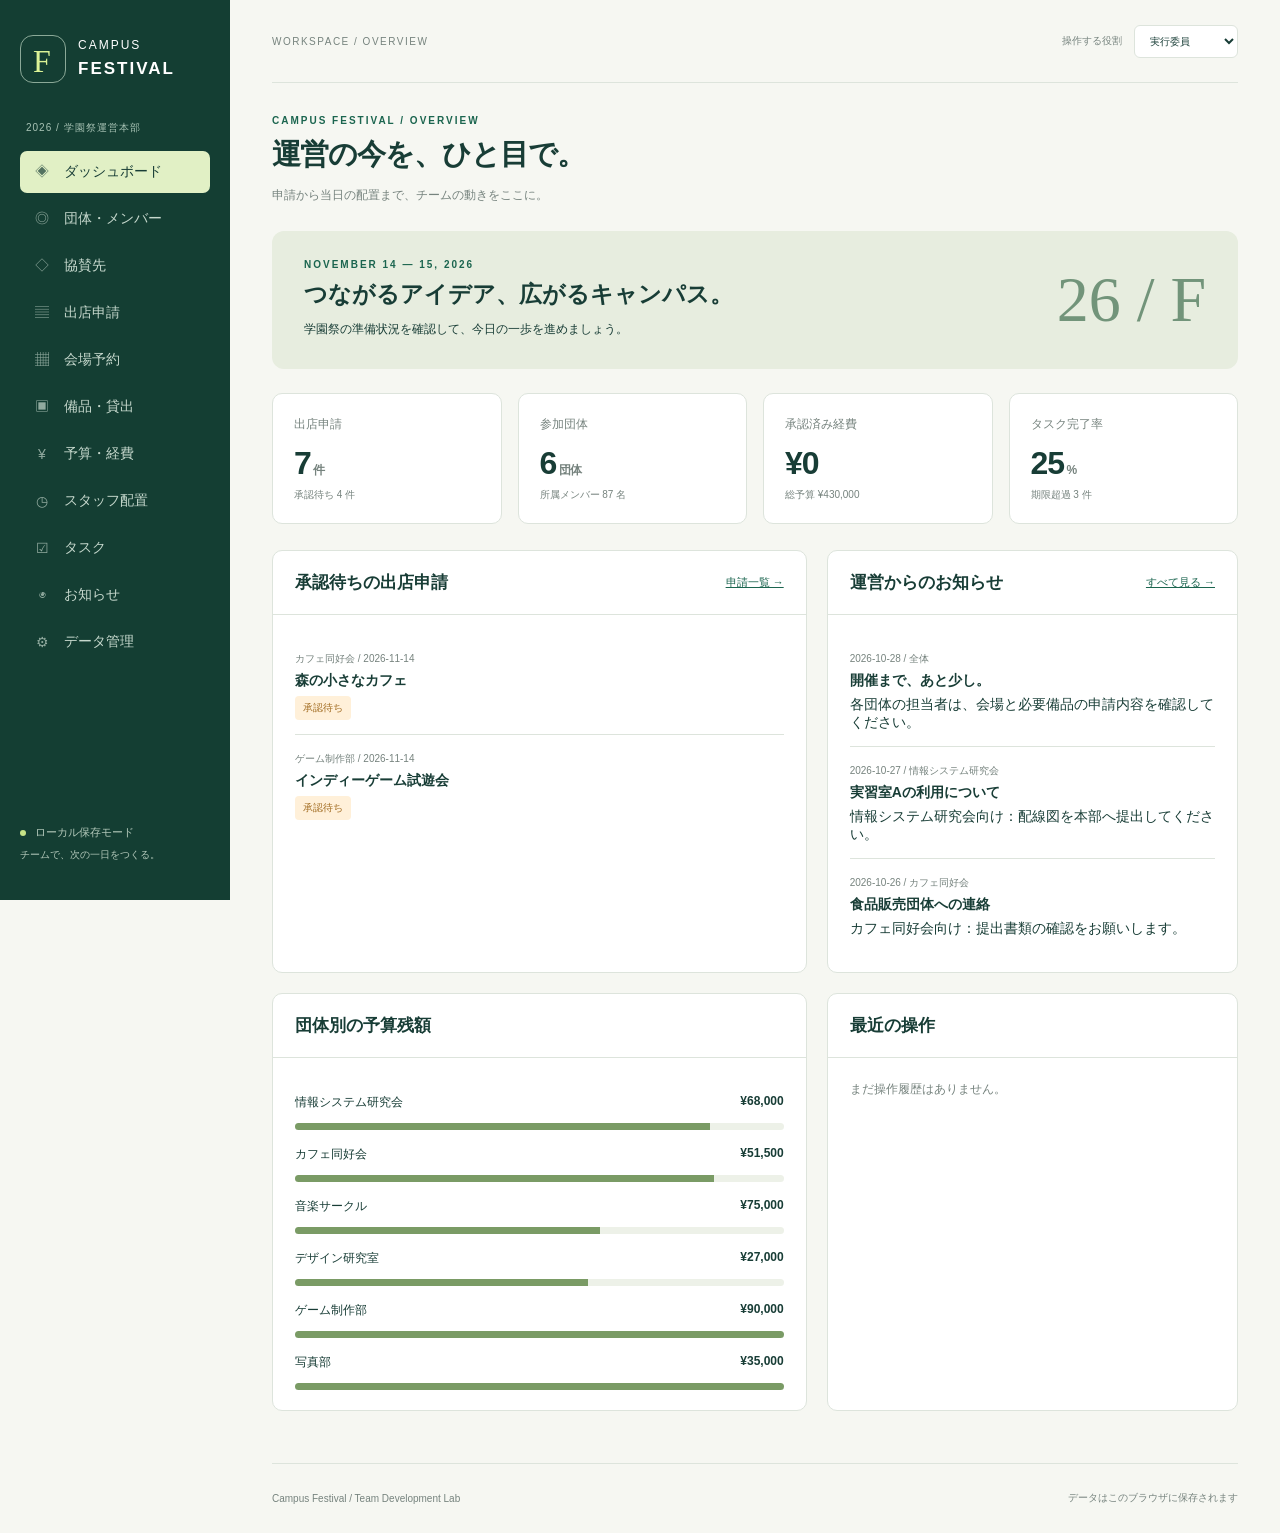
<file: index.html>
<!doctype html>
<html lang="ja">
  <head>
    <meta charset="utf-8" />
    <meta name="viewport" content="width=device-width,initial-scale=1" />
    <title>Campus Festival — 運営デスク</title>
    <link rel="stylesheet" href="assets/style.css" />
  </head>
  <body>
    <aside class="sidebar">
      <a class="brand" href="#dashboard"
        ><span class="brand-icon">F</span
        ><span>CAMPUS<br /><b>FESTIVAL</b></span></a
      >
      <div class="workspace-label">2026 / 学園祭運営本部</div>
      <nav id="nav"></nav>
      <div class="side-bottom">
        <span class="live-dot"></span> ローカル保存モード<br /><small
          >チームで、次の一日をつくる。</small
        >
      </div>
    </aside>
    <main>
      <header>
        <div id="breadcrumb">WORKSPACE / OVERVIEW</div>
        <label class="role-picker"
          >操作する役割
          <select id="role">
            <option value="admin">実行委員</option>
            <option value="leader">団体代表</option>
            <option value="staff">一般スタッフ</option>
          </select></label
        >
      </header>
      <section id="content"></section>
      <footer>
        Campus Festival / Team Development Lab
        <span>データはこのブラウザに保存されます</span>
      </footer>
    </main>
    <div id="toast" role="status"></div>
    <dialog id="editor">
      <form id="edit-form">
        <div class="dialog-head">
          <h2 id="dialog-title"></h2>
          <button
            type="button"
            id="close-dialog"
            class="icon-button"
            aria-label="閉じる"
          >
            ×
          </button>
        </div>
        <div id="form-fields"></div>
        <div class="dialog-actions">
          <button type="button" id="cancel-dialog" class="secondary">
            キャンセル</button
          ><button type="submit">保存する</button>
        </div>
      </form>
    </dialog>
    <dialog id="delete-confirm" aria-labelledby="delete-title">
      <div class="dialog-head">
        <h2 id="delete-title">削除の確認</h2>
        <button
          type="button"
          id="cancel-delete-close"
          class="icon-button"
          aria-label="閉じる"
        >
          ×
        </button>
      </div>
      <p id="delete-message"></p>
      <dl id="delete-details" class="delete-details"></dl>
      <div class="dialog-actions">
        <button type="button" id="cancel-delete" class="secondary">
          キャンセル
        </button>
        <button type="button" id="confirm-delete" class="danger">
          削除する
        </button>
      </div>
    </dialog>
    <script src="assets/seed.js"></script>
    <script src="assets/domain.js"></script>
    <script src="assets/app.js"></script>
  </body>
</html>
</file>
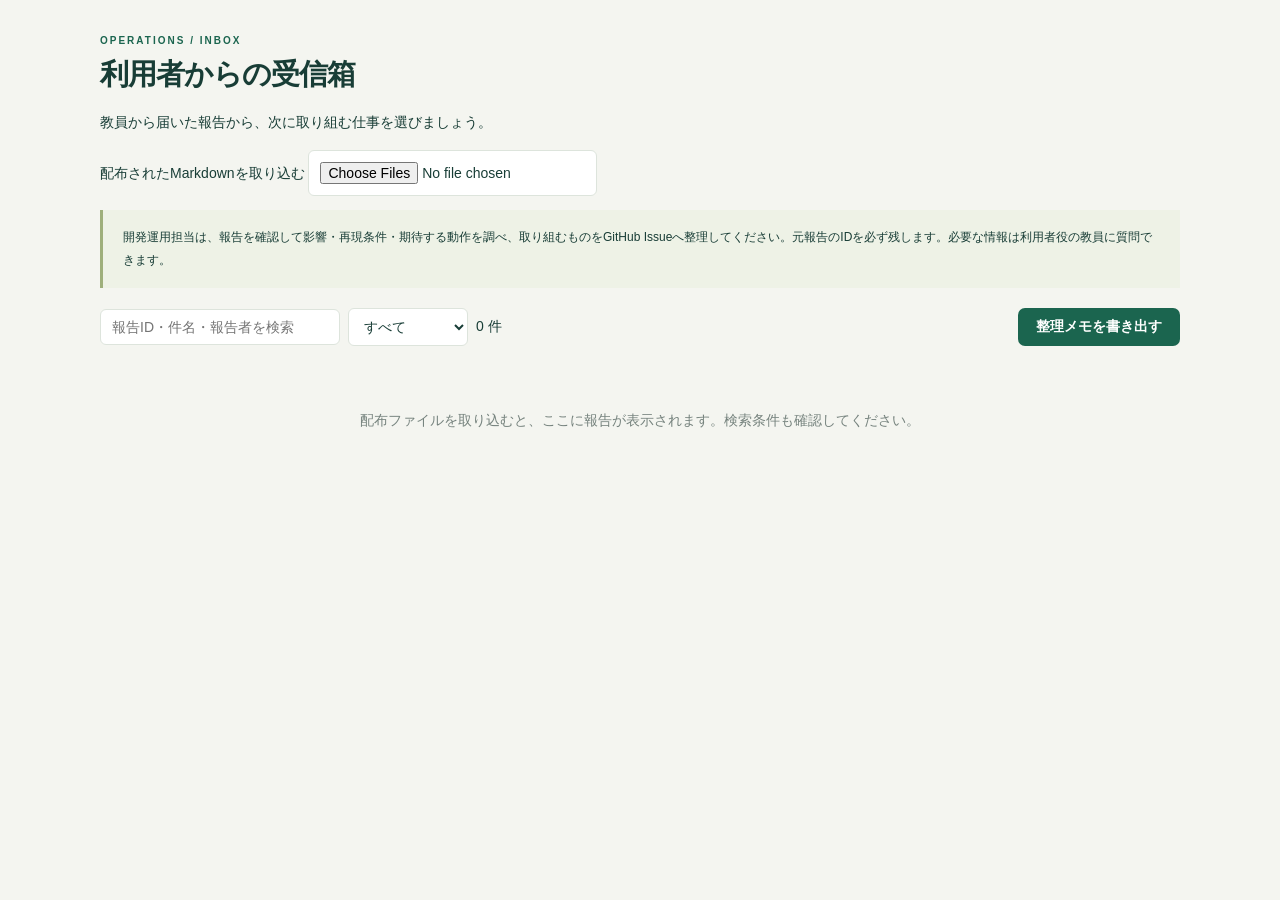
<file: reports.html>
<!doctype html>
<html lang="ja">
  <head>
    <meta charset="utf-8" />
    <meta name="viewport" content="width=device-width,initial-scale=1" />
    <title>利用者からの受信箱 — Campus Festival</title>
    <link rel="stylesheet" href="assets/style.css" />
  </head>
  <body class="report-page">
    <main>
      <div class="eyebrow">OPERATIONS / INBOX</div>
      <h1>利用者からの受信箱</h1>
      <p>
        教員から届いた報告から、次に取り組む仕事を選びましょう。
      </p>
      <p><label>配布されたMarkdownを取り込む <input id="import" type="file" accept=".md,text/markdown" multiple /></label></p>
      <p id="import-result" role="status"></p>
      <div class="help">
        開発運用担当は、報告を確認して影響・再現条件・期待する動作を調べ、取り組むものをGitHub
        Issueへ整理してください。元報告のIDを必ず残します。必要な情報は利用者役の教員に質問できます。
      </div>
      <div class="toolbar">
        <div class="filters">
          <input
            id="query"
            type="search"
            placeholder="報告ID・件名・報告者を検索"
            aria-label="報告検索"
          /><select id="filter" aria-label="整理状態">
            <option value="all">すべて</option>
            <option value="new">未整理</option>
            <option value="issued">Issue化済み</option>
            <option value="hold">保留</option></select
          ><span id="count"></span>
        </div>
        <button id="export">整理メモを書き出す</button>
      </div>
      <div id="reports"></div>
    </main>
    <script>
      "use strict";
      const $ = (s) => document.querySelector(s),
        e = (s) =>
          String(s ?? "").replace(
            /[&<>"']/g,
            (c) =>
              ({
                "&": "&amp;",
                "<": "&lt;",
                ">": "&gt;",
                '"': "&quot;",
                "'": "&#39;",
              })[c],
          );
      let notes = {};
      let reports = [];
      try {
        notes = JSON.parse(localStorage.getItem("festival-inbox-v1") || "{}");
      } catch {}
      try {
        reports = JSON.parse(localStorage.getItem("festival-reports-v1") || "[]");
      } catch {}
      let timer;
      function save() {
        try {
          localStorage.setItem("festival-inbox-v1", JSON.stringify(notes));
        } catch {
          alert("整理メモを保存できません。書き出して保管してください。");
        }
      }
      function render() {
        const q = $("#query").value.trim().toLowerCase(),
          filter = $("#filter").value;
        const rows = reports.filter((r) =>
          [r.id, r.title, r.reporter, r.body]
            .join(" ")
            .toLowerCase()
            .includes(q),
        ).filter(
          (r) => filter === "all" || (notes[r.id]?.status || "new") === filter,
        );
        $("#count").textContent = rows.length + " 件";
        $("#reports").innerHTML =
          rows
            .map((r) => {
              const n = notes[r.id] || {};
              return `<article class="report-card"><small>${r.id} / ${e(r.reporter)}</small><h2>${e(r.title)}</h2><p>${e(r.body)}</p><p class="subtitle">${e(r.context)}</p><details><summary>整理メモ・Issue下書き</summary><div class="field"><label>整理状態 <select data-status="${r.id}"><option value="new" ${!n.status || n.status === "new" ? "selected" : ""}>未整理</option><option value="issued" ${n.status === "issued" ? "selected" : ""}>Issue化済み</option><option value="hold" ${n.status === "hold" ? "selected" : ""}>保留</option></select></label></div><div class="field"><label for="memo-${r.id}">影響・再現手順・質問・IssueのURL</label><textarea id="memo-${r.id}" data-memo="${r.id}">${e(n.memo || "")}</textarea></div><button data-copy="${r.id}" class="secondary small">Issue下書きをコピー</button></details></article>`;
            })
            .join("") || '<p class="empty">配布ファイルを取り込むと、ここに報告が表示されます。検索条件も確認してください。</p>';
        document.querySelectorAll("[data-status]").forEach(
          (x) =>
            (x.onchange = () => {
              notes[x.dataset.status] = {
                ...notes[x.dataset.status],
                status: x.value,
              };
              save();
            }),
        );
        document.querySelectorAll("[data-memo]").forEach(
          (x) =>
            (x.oninput = () => {
              notes[x.dataset.memo] = {
                ...notes[x.dataset.memo],
                memo: x.value,
              };
              clearTimeout(timer);
              timer = setTimeout(save, 300);
            }),
        );
        document.querySelectorAll("[data-copy]").forEach(
          (x) =>
            (x.onclick = async () => {
              const r = reports.find((r) => r.id === x.dataset.copy),
                text = `## 元報告\n${r.id} ${r.title}\n\n## 背景・困りごと\n${r.body}\n\n## 調査メモ\n${notes[r.id]?.memo || "未記入"}\n\n## 再現手順・現状\n- 調査して記入\n\n## 期待する動作・受け入れ条件\n- [ ] 確認して記入\n\n## 対応優先度と理由\nチームで判断して記入\n\n## 確認方法\n手順・期待結果を記入`;
              try {
                await navigator.clipboard.writeText(text);
                x.textContent = "コピーしました";
                setTimeout(() => (x.textContent = "Issue下書きをコピー"), 1800);
              } catch {
                prompt("下書きをコピーしてください", text);
              }
            }),
        );
      }
      $("#query").oninput = render;
      $("#filter").onchange = render;
      $("#import").onchange = async (event) => {
        const input = event.currentTarget;
        input.disabled = true;
        try {
          const incoming = [];
          for (const file of input.files) {
            const markdown = (await file.text()).replace(/\r\n/g, "\n");
            const sections = markdown.split(/^## (?=CF-)/m).slice(1);
            if (sections.length !== 20) throw new Error("配布された20件入りのMarkdownを選んでください。");
            for (const section of sections) {
              const match = /^(CF-\d{3})(?: ([^\n]+))?\n\n報告者：(.+)\n\n([\s\S]+)$/.exec(section.trim());
              if (!match) throw new Error("配布時のMarkdownの見出しと報告者欄を確認してください。");
              const [, id, title, reporter, body] = match;
              incoming.push({ id, title: title || id, reporter, body: body.trim() });
            }
          }
          const merged = new Map(reports.map((report) => [report.id, report]));
          for (const report of incoming) merged.set(report.id, report);
          const next = [...merged.values()];
          localStorage.setItem("festival-reports-v1", JSON.stringify(next));
          const added = next.length - reports.length;
          reports = next;
          $("#import-result").textContent = `${added}件追加しました。累計${reports.length}件です。`;
          render();
        } catch (error) {
          $("#import-result").textContent = `取り込めませんでした。 ${error.message}`;
        } finally {
          input.value = "";
          input.disabled = false;
        }
      };
      $("#export").onclick = () => {
        save();
        const a = document.createElement("a"),
          url = URL.createObjectURL(
            new Blob([JSON.stringify(notes, null, 2)], {
              type: "application/json",
            }),
          );
        a.href = url;
        a.download = "inbox-notes.json";
        a.click();
        setTimeout(() => URL.revokeObjectURL(url), 1000);
      };
      render();
    </script>
  </body>
</html>
</file>
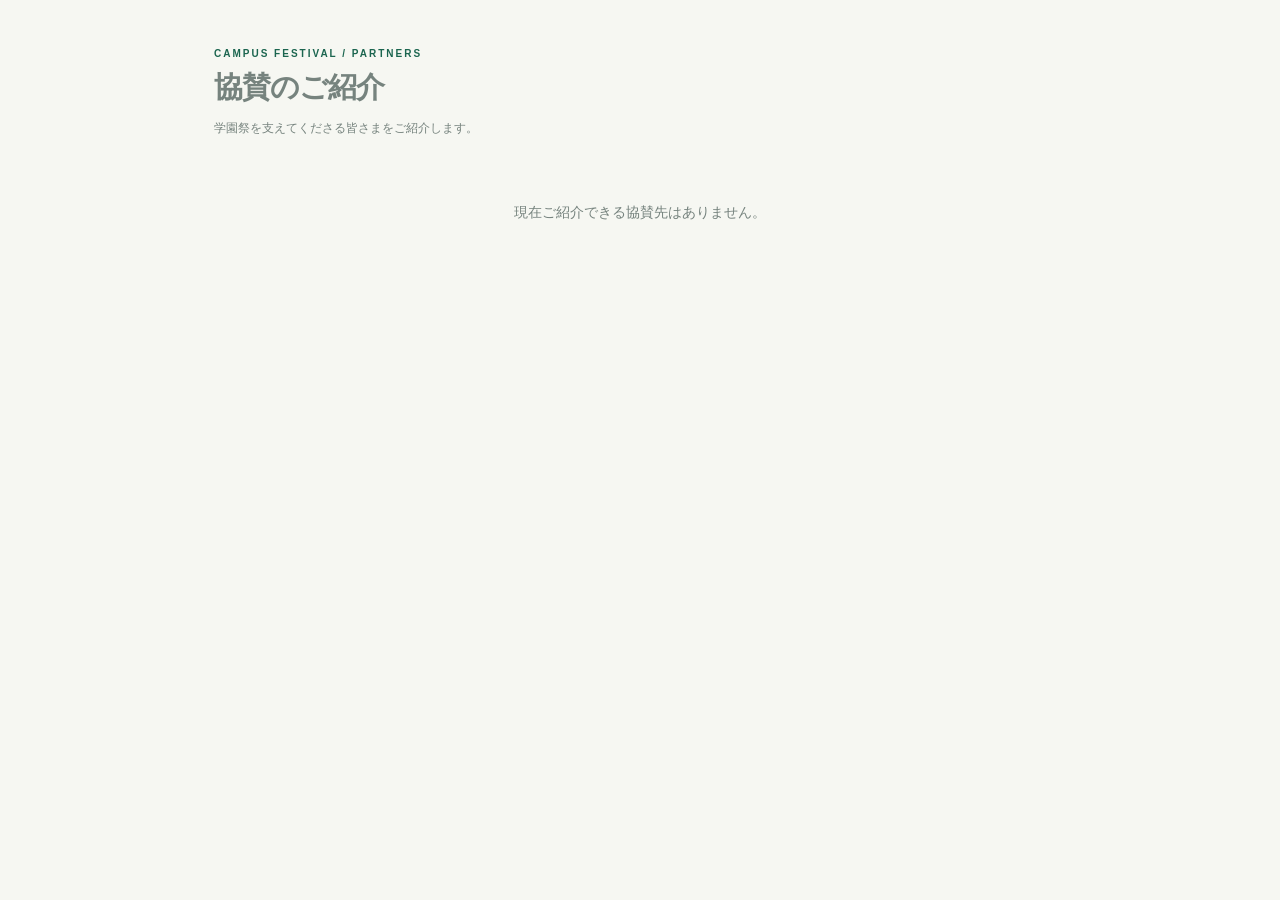
<file: sponsors.html>
<!doctype html>
<html lang="ja">
  <head>
    <meta charset="utf-8" />
    <meta name="viewport" content="width=device-width,initial-scale=1" />
    <title>協賛のご紹介 — Campus Festival</title>
    <link rel="stylesheet" href="assets/style.css" />
  </head>
  <body class="public-sponsors-page">
    <main>
      <header>
        <div class="eyebrow">CAMPUS FESTIVAL / PARTNERS</div>
        <h1>協賛のご紹介</h1>
        <p class="subtitle">学園祭を支えてくださる皆さまをご紹介します。</p>
      </header>
      <section id="sponsors" aria-live="polite"></section>
    </main>
    <script src="assets/seed.js"></script>
    <script src="assets/domain.js"></script>
    <script src="assets/public-sponsors.js"></script>
  </body>
</html>
</file>
<file: assets/style.css>
@charset "UTF-8";
:root {
  --ink: #183d36;
  --muted: #76837e;
  --paper: #f6f7f2;
  --line: #dde4dc;
  --green: #1b654f;
  --lime: #dcf396;
  --orange: #d77a43;
}
* {
  box-sizing: border-box;
}
body {
  margin: 0;
  font-family: "Segoe UI", "Yu Gothic UI", Meiryo, sans-serif;
  background: var(--paper);
  color: var(--ink);
  font-size: 14px;
}
button,
input,
select,
textarea {
  font: inherit;
}
button,
a,
input,
select {
  touch-action: manipulation;
}
button {
  border: 0;
  background: var(--green);
  color: white;
  padding: 10px 18px;
  border-radius: 7px;
  cursor: pointer;
  font-weight: 600;
}
button:hover {
  filter: brightness(0.94);
}
button:focus-visible,
a:focus-visible {
  outline: 3px solid #d29a36;
  outline-offset: 3px;
}
button.secondary {
  background: white;
  border: 1px solid var(--line);
  color: var(--ink);
}
button.danger {
  background: #fff0e9;
  color: #a34426;
}
button.small {
  padding: 6px 10px;
  font-size: 12px;
}
button:disabled {
  opacity: 0.45;
  cursor: default;
}
a {
  color: var(--green);
}
.sidebar {
  width: 230px;
  position: fixed;
  inset: 0 auto 0 0;
  background: #143e33;
  color: #e2eee5;
  padding: 35px 20px;
  display: flex;
  flex-direction: column;
}
.brand {
  display: flex;
  gap: 12px;
  align-items: center;
  color: white;
  text-decoration: none;
  letter-spacing: 2px;
  font-size: 12px;
  line-height: 1.6;
}
.brand b {
  font-size: 17px;
}
.brand-icon {
  width: 46px;
  height: 48px;
  border: 1px solid #8ba998;
  border-radius: 13px;
  display: grid;
  place-items: center;
  color: var(--lime);
  font-size: 32px;
  font-family: Georgia, serif;
}
.workspace-label {
  font-size: 10px;
  letter-spacing: 1px;
  color: #a8c3b5;
  margin: 38px 6px 16px;
}
nav {
  display: grid;
  gap: 5px;
}
nav a {
  text-decoration: none;
  color: #c6d8cd;
  padding: 12px;
  border-radius: 7px;
  display: flex;
  gap: 12px;
  align-items: center;
}
nav a.active {
  background: #e1f0c5;
  color: #183d36;
}
nav a:hover {
  background: #2a5345;
}
nav a.active:hover {
  background: #e1f0c5;
}
.nav-icon {
  opacity: 0.7;
  width: 20px;
  text-align: center;
}
.side-bottom {
  margin-top: auto;
  font-size: 11px;
  color: #b4c9bb;
  line-height: 2;
}
.side-bottom small {
  font-size: 10px;
}
.live-dot {
  display: inline-block;
  width: 6px;
  height: 6px;
  background: #c6e387;
  border-radius: 50%;
  margin-right: 6px;
}
main {
  margin-left: 230px;
  padding: 0 42px;
}
header {
  height: 83px;
  display: flex;
  align-items: center;
  justify-content: space-between;
  border-bottom: 1px solid var(--line);
  font-size: 10px;
  letter-spacing: 1.5px;
  color: var(--muted);
}
.role-picker {
  display: flex;
  gap: 12px;
  align-items: center;
  letter-spacing: 0;
}
select,
input,
textarea {
  border: 1px solid var(--line);
  border-radius: 6px;
  padding: 9px 11px;
  background: white;
  color: var(--ink);
  max-width: 100%;
}
textarea {
  resize: vertical;
  min-height: 85px;
}
#content {
  min-height: calc(100vh - 155px);
  padding: 32px 0;
}
.page-head {
  display: flex;
  justify-content: space-between;
  align-items: center;
  gap: 16px;
  margin-bottom: 24px;
}
.eyebrow {
  letter-spacing: 2px;
  color: var(--green);
  font-size: 10px;
  font-weight: 700;
  margin-bottom: 9px;
}
h1 {
  margin: 0 0 9px;
  font-size: 29px;
  letter-spacing: -1px;
  font-weight: 650;
}
h2 {
  font-size: 17px;
  margin: 0;
}
p {
  line-height: 1.9;
}
.subtitle {
  margin: 0;
  color: var(--muted);
  font-size: 12px;
}
.hero {
  background: #e7eddf;
  border-radius: 12px;
  padding: 28px 32px;
  display: flex;
  justify-content: space-between;
  align-items: center;
  margin-bottom: 24px;
  gap: 20px;
}
.hero h2 {
  font-size: 23px;
  margin-bottom: 8px;
}
.hero p {
  font-size: 12px;
  margin: 0;
}
.hero-mark {
  font-family: Georgia, serif;
  font-size: 64px;
  color: #72947a;
  line-height: 1;
}
.stats {
  display: grid;
  grid-template-columns: repeat(4, 1fr);
  gap: 16px;
  margin-bottom: 26px;
}
.stat {
  background: white;
  border: 1px solid var(--line);
  border-radius: 10px;
  padding: 21px;
}
.stat small {
  color: var(--muted);
  font-size: 12px;
}
.stat strong {
  display: block;
  font-size: 32px;
  font-weight: 600;
  letter-spacing: -1px;
  margin: 12px 0 6px;
}
.stat .hint {
  font-size: 10px;
  color: var(--muted);
}
.grid2 {
  display: grid;
  grid-template-columns: 1.3fr 1fr;
  gap: 20px;
}
.panel {
  background: white;
  border: 1px solid var(--line);
  border-radius: 10px;
  overflow: hidden;
  margin-bottom: 20px;
}
.panel-title {
  padding: 20px 22px;
  border-bottom: 1px solid var(--line);
  display: flex;
  justify-content: space-between;
  align-items: center;
}
.panel-title a {
  font-size: 11px;
}
.panel-body {
  padding: 20px 22px;
}
.shift-coverage h3 {
  margin: 22px 0 8px;
  font-size: 13px;
}
.shift-coverage .subtitle {
  margin-bottom: 12px;
}
.toolbar {
  display: flex;
  justify-content: space-between;
  gap: 12px;
  flex-wrap: wrap;
  margin-bottom: 16px;
}
.filters,
.actions {
  display: flex;
  gap: 8px;
  flex-wrap: wrap;
  align-items: center;
}
.filters input {
  width: 240px;
}
.table-scroll {
  overflow: auto;
}
table {
  border-collapse: collapse;
  width: 100%;
  white-space: nowrap;
}
th {
  text-align: left;
  background: #f5f7f1;
  font-size: 10px;
  letter-spacing: 0.3px;
  font-weight: 600;
  color: #6d7d73;
  padding: 13px 18px;
}
td {
  padding: 15px 18px;
  border-top: 1px solid #edf0e9;
  font-size: 12px;
}
td.description {
  white-space: normal;
  min-width: 200px;
  max-width: 340px;
  line-height: 1.7;
}
tr:hover td {
  background: #fafbf7;
}
.badge {
  font-size: 10px;
  padding: 5px 8px;
  border-radius: 4px;
  background: #edf1ec;
  color: #607467;
  display: inline-block;
}
.badge.approved,
.badge.done,
.badge.returned {
  background: #e1f0e0;
  color: #316346;
}
.badge.submitted,
.badge.active {
  background: #fff0d9;
  color: #a26d23;
}
.badge.rejected,
.badge.cancelled {
  background: #f8e8e0;
  color: #a25f43;
}
.empty {
  text-align: center;
  padding: 45px;
  color: var(--muted);
}
.notice-row {
  padding: 14px 0;
  border-bottom: 1px solid var(--line);
}
.notice-row:last-child {
  border: 0;
}
.notice-row small {
  color: var(--muted);
  font-size: 10px;
}
.notice-row b {
  display: block;
  margin: 6px 0;
  font-weight: 600;
}
.progress {
  height: 7px;
  background: #edf1e8;
  border-radius: 4px;
  overflow: hidden;
  margin-top: 12px;
}
.progress span {
  height: 100%;
  display: block;
  background: #7a9b65;
}
.metric-line {
  display: flex;
  justify-content: space-between;
  margin: 16px 0 8px;
  font-size: 12px;
}
footer {
  height: 70px;
  border-top: 1px solid var(--line);
  display: flex;
  align-items: center;
  justify-content: space-between;
  color: var(--muted);
  font-size: 10px;
}
dialog {
  border: 1px solid var(--line);
  border-radius: 12px;
  width: 580px;
  max-width: 94vw;
  padding: 26px;
  max-height: 90vh;
  overflow: auto;
  color: var(--ink);
}
dialog::backdrop {
  background: #17372f88;
}
.dialog-head {
  display: flex;
  align-items: center;
  justify-content: space-between;
  margin-bottom: 20px;
}
.icon-button {
  background: transparent;
  color: var(--ink);
  font-size: 22px;
  padding: 0 6px;
}
.field {
  display: grid;
  gap: 7px;
  margin: 14px 0;
}
.field label {
  font-size: 12px;
}
.field input,
.field select,
.field textarea {
  width: 100%;
}
.field small {
  color: var(--muted);
  font-size: 10px;
}
.dialog-actions {
  display: flex;
  justify-content: flex-end;
  gap: 10px;
  margin-top: 24px;
}
.delete-details {
  display: grid;
  grid-template-columns: minmax(90px, 0.35fr) minmax(0, 1fr);
  gap: 10px 16px;
  margin: 20px 0;
  padding: 16px;
  border-radius: 8px;
  background: #f5f7f2;
}
.delete-details dt {
  color: var(--muted);
  font-size: 12px;
}
.delete-details dd {
  margin: 0;
  overflow-wrap: anywhere;
}
#toast {
  position: fixed;
  bottom: 24px;
  left: calc(50% + 100px);
  transform: translateX(-50%);
  padding: 13px 24px;
  background: #173f33;
  color: white;
  border-radius: 8px;
  display: none;
  z-index: 10;
  max-width: 80vw;
}
.help {
  padding: 16px 20px;
  border-left: 3px solid #9eaf7b;
  background: #eef2e6;
  font-size: 12px;
  line-height: 1.9;
  margin-bottom: 20px;
}
.settings-grid {
  display: grid;
  grid-template-columns: 1fr 1fr;
  gap: 20px;
}
.mono {
  font-variant-numeric: tabular-nums;
}
.report-page {
  background: #f4f5f0;
}
.report-page main {
  margin: 0 auto;
  max-width: 1150px;
  padding: 35px;
}
.report-card {
  background: white;
  border: 1px solid var(--line);
  border-radius: 9px;
  padding: 22px;
  margin: 14px 0;
}
.report-card h2 {
  margin: 9px 0;
  font-size: 17px;
}
.report-card p {
  font-size: 13px;
  white-space: pre-wrap;
}
.report-card small {
  color: var(--muted);
}
.report-card details {
  font-size: 12px;
  line-height: 1.9;
}
.report-card summary {
  cursor: pointer;
  color: var(--green);
}
.public-sponsors-page {
  min-height: 100vh;
}
.public-sponsors-page main {
  margin: 0 auto;
  max-width: 900px;
  padding: 48px 24px;
}
.public-sponsors-page header {
  height: auto;
  display: block;
  border: 0;
  letter-spacing: 0;
}
.sponsor-card {
  background: white;
  border: 1px solid var(--line);
  border-radius: 10px;
  padding: 22px;
  margin: 14px 0;
}
.sponsor-card h2 {
  margin-bottom: 10px;
}
.sponsor-card p {
  white-space: pre-wrap;
}
@media (max-width: 1100px) {
  main {
    padding: 0 24px;
  }
  .sidebar {
    width: 200px;
  }
  main {
    margin-left: 200px;
  }
  .stats {
    grid-template-columns: repeat(2, 1fr);
  }
  .grid2 {
    grid-template-columns: 1fr;
  }
}
@media (max-width: 720px) {
  .sidebar {
    position: relative;
    width: 100%;
    padding: 18px;
  }
  .brand {
    margin-bottom: 16px;
  }
  .workspace-label,
  .side-bottom {
    display: none;
  }
  nav {
    display: flex;
    overflow: auto;
  }
  nav a {
    white-space: nowrap;
    font-size: 12px;
    padding: 8px;
  }
  .nav-icon {
    display: none;
  }
  main {
    margin-left: 0;
    padding: 0 16px;
  }
  header {
    height: 65px;
    letter-spacing: 0;
  }
  h1 {
    font-size: 24px;
  }
  .hero {
    padding: 20px;
  }
  .hero-mark {
    display: none;
  }
  .stats {
    gap: 10px;
  }
  .stat {
    padding: 16px;
  }
  .stat strong {
    font-size: 26px;
  }
  .settings-grid {
    grid-template-columns: 1fr;
  }
  .page-head {
    align-items: flex-start;
  }
  footer span {
    display: none;
  }
  #toast {
    left: 50%;
  }
  .report-page main {
    padding: 20px;
  }
}
</file>
